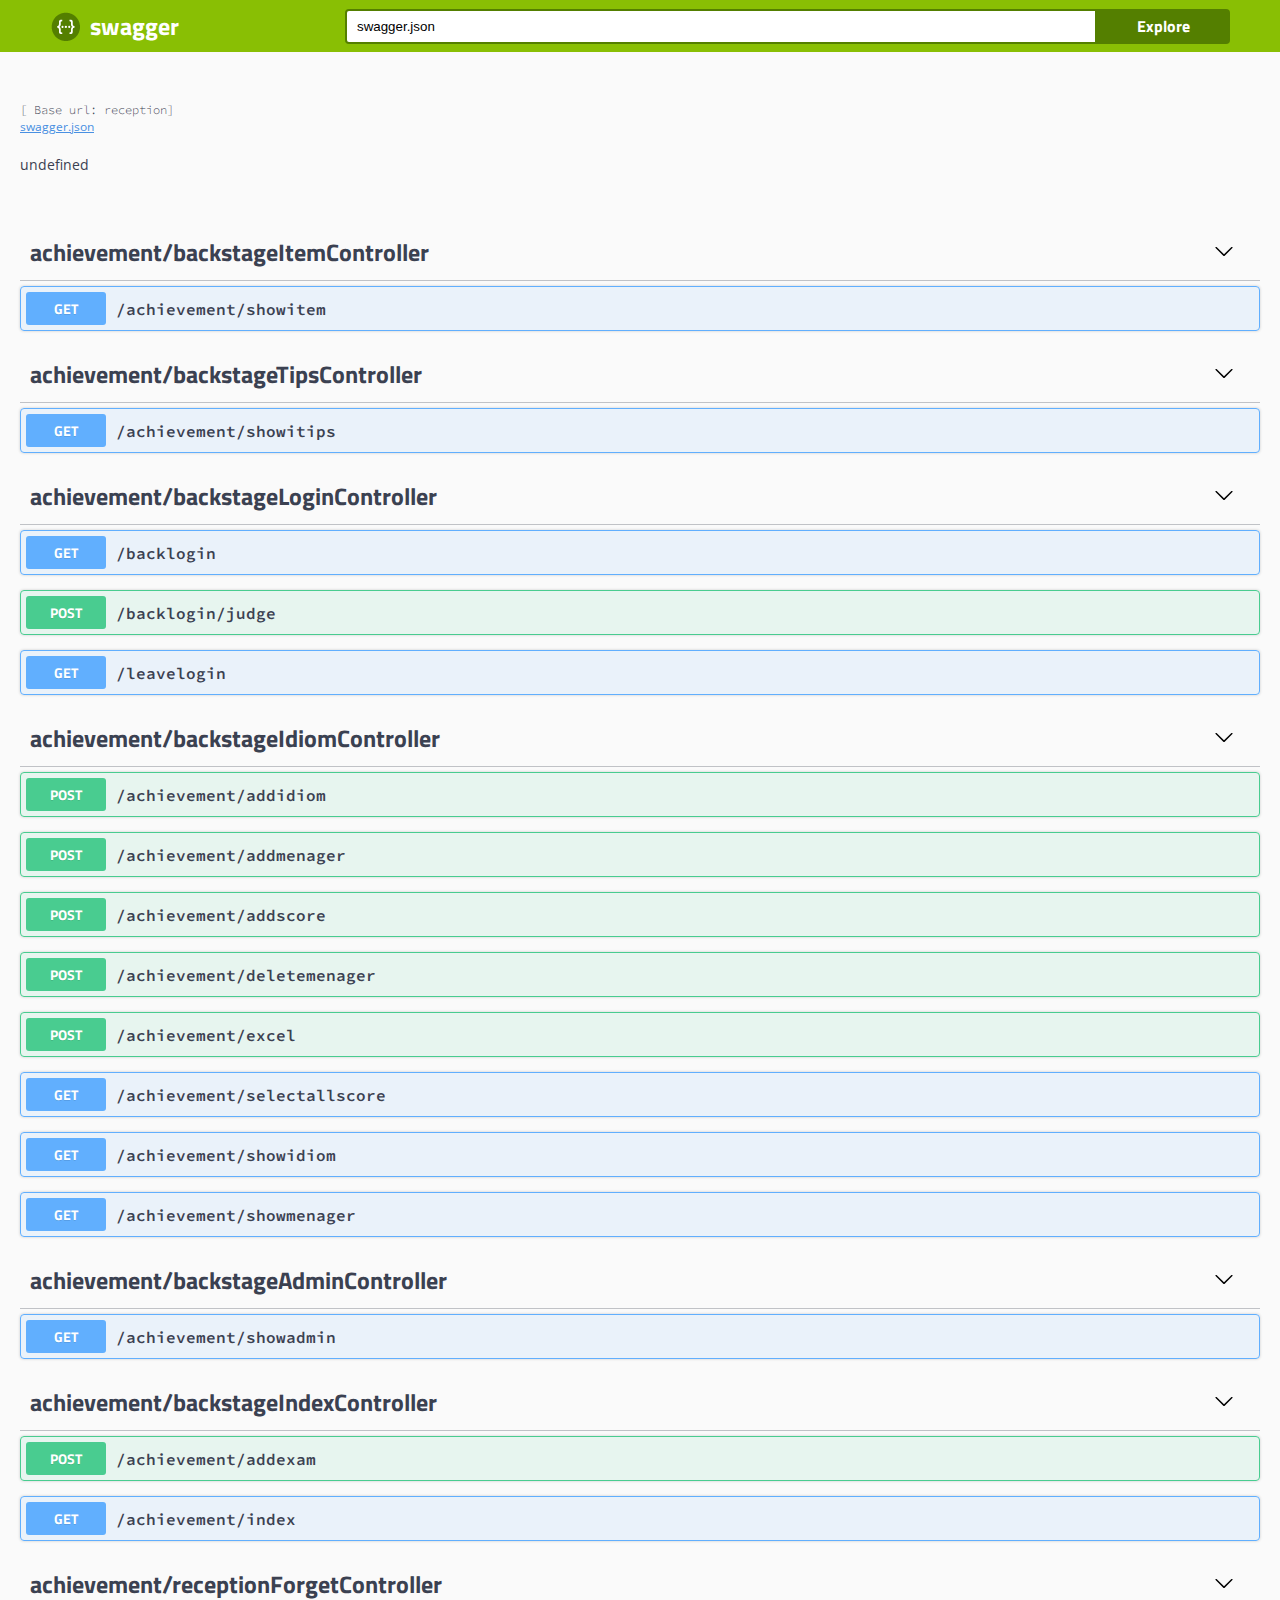
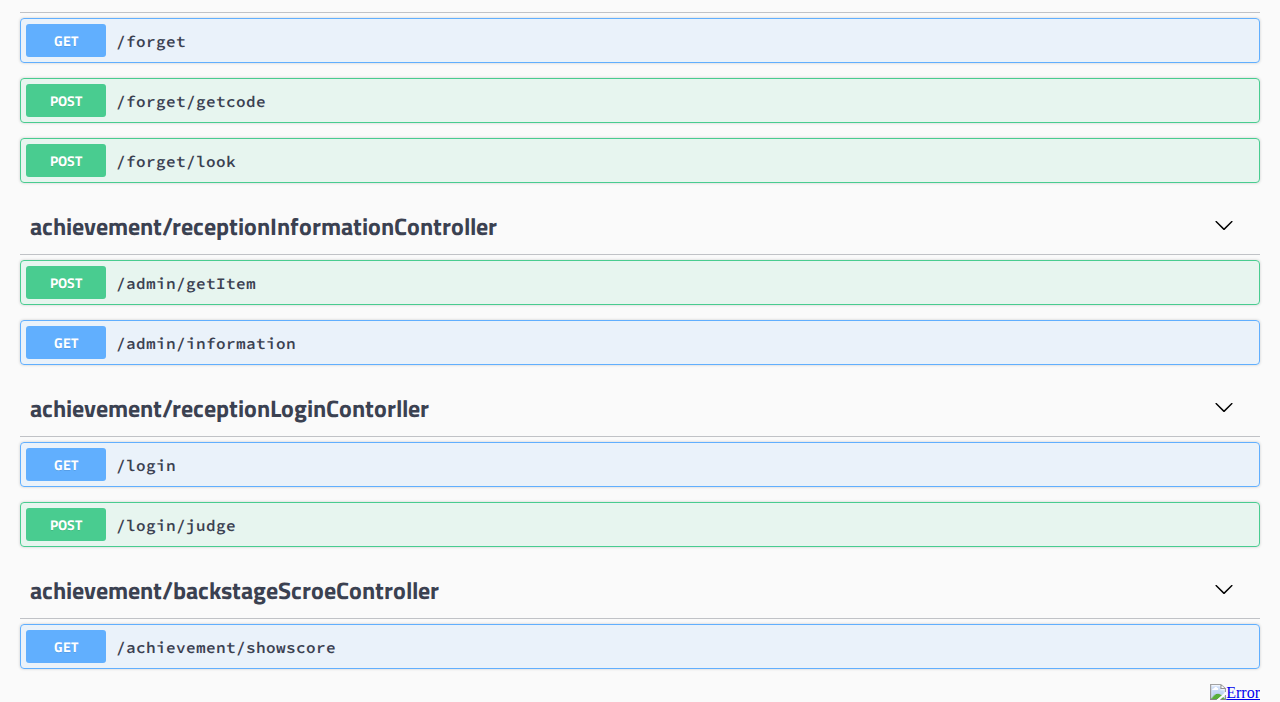
<file: swagger/index.html>
<!-- HTML for static distribution bundle build -->
<!DOCTYPE html>
<html lang="en">
<head>
  <meta charset="UTF-8">
  <title>Swagger UI</title>
  <link href="https://fonts.googleapis.com/css?family=Open+Sans:400,700|Source+Code+Pro:300,600|Titillium+Web:400,600,700" rel="stylesheet">
  <link rel="stylesheet" type="text/css" href="./swagger-ui.css" >
  <link rel="icon" type="image/png" href="./favicon-32x32.png" sizes="32x32" />
  <link rel="icon" type="image/png" href="./favicon-16x16.png" sizes="16x16" />
  <style>
    html
    {
        box-sizing: border-box;
        overflow: -moz-scrollbars-vertical;
        overflow-y: scroll;
    }
    *,
    *:before,
    *:after
    {
        box-sizing: inherit;
    }

    body {
      margin:0;
      background: #fafafa;
    }
  </style>
</head>

<body>

<svg xmlns="http://www.w3.org/2000/svg" xmlns:xlink="http://www.w3.org/1999/xlink" style="position:absolute;width:0;height:0">
  <defs>
    <symbol viewBox="0 0 20 20" id="unlocked">
          <path d="M15.8 8H14V5.6C14 2.703 12.665 1 10 1 7.334 1 6 2.703 6 5.6V6h2v-.801C8 3.754 8.797 3 10 3c1.203 0 2 .754 2 2.199V8H4c-.553 0-1 .646-1 1.199V17c0 .549.428 1.139.951 1.307l1.197.387C5.672 18.861 6.55 19 7.1 19h5.8c.549 0 1.428-.139 1.951-.307l1.196-.387c.524-.167.953-.757.953-1.306V9.199C17 8.646 16.352 8 15.8 8z"></path>
    </symbol>

    <symbol viewBox="0 0 20 20" id="locked">
      <path d="M15.8 8H14V5.6C14 2.703 12.665 1 10 1 7.334 1 6 2.703 6 5.6V8H4c-.553 0-1 .646-1 1.199V17c0 .549.428 1.139.951 1.307l1.197.387C5.672 18.861 6.55 19 7.1 19h5.8c.549 0 1.428-.139 1.951-.307l1.196-.387c.524-.167.953-.757.953-1.306V9.199C17 8.646 16.352 8 15.8 8zM12 8H8V5.199C8 3.754 8.797 3 10 3c1.203 0 2 .754 2 2.199V8z"/>
    </symbol>

    <symbol viewBox="0 0 20 20" id="close">
      <path d="M14.348 14.849c-.469.469-1.229.469-1.697 0L10 11.819l-2.651 3.029c-.469.469-1.229.469-1.697 0-.469-.469-.469-1.229 0-1.697l2.758-3.15-2.759-3.152c-.469-.469-.469-1.228 0-1.697.469-.469 1.228-.469 1.697 0L10 8.183l2.651-3.031c.469-.469 1.228-.469 1.697 0 .469.469.469 1.229 0 1.697l-2.758 3.152 2.758 3.15c.469.469.469 1.229 0 1.698z"/>
    </symbol>

    <symbol viewBox="0 0 20 20" id="large-arrow">
      <path d="M13.25 10L6.109 2.58c-.268-.27-.268-.707 0-.979.268-.27.701-.27.969 0l7.83 7.908c.268.271.268.709 0 .979l-7.83 7.908c-.268.271-.701.27-.969 0-.268-.269-.268-.707 0-.979L13.25 10z"/>
    </symbol>

    <symbol viewBox="0 0 20 20" id="large-arrow-down">
      <path d="M17.418 6.109c.272-.268.709-.268.979 0s.271.701 0 .969l-7.908 7.83c-.27.268-.707.268-.979 0l-7.908-7.83c-.27-.268-.27-.701 0-.969.271-.268.709-.268.979 0L10 13.25l7.418-7.141z"/>
    </symbol>


    <symbol viewBox="0 0 24 24" id="jump-to">
      <path d="M19 7v4H5.83l3.58-3.59L8 6l-6 6 6 6 1.41-1.41L5.83 13H21V7z"/>
    </symbol>

    <symbol viewBox="0 0 24 24" id="expand">
      <path d="M10 18h4v-2h-4v2zM3 6v2h18V6H3zm3 7h12v-2H6v2z"/>
    </symbol>

  </defs>
</svg>

<div id="swagger-ui"></div>

<script src="./swagger-ui-bundle.js"> </script>
<script src="./swagger-ui-standalone-preset.js"> </script>
<script>
window.onload = function() {
  // Build a system
  const ui = SwaggerUIBundle({
    url: "swagger.json",
    dom_id: '#swagger-ui',
    presets: [
      SwaggerUIBundle.presets.apis,
      SwaggerUIStandalonePreset
    ],
    plugins: [
      SwaggerUIBundle.plugins.DownloadUrl
    ],
    layout: "StandaloneLayout"
  })

  window.ui = ui
}
</script>
</body>

</html>
</file>
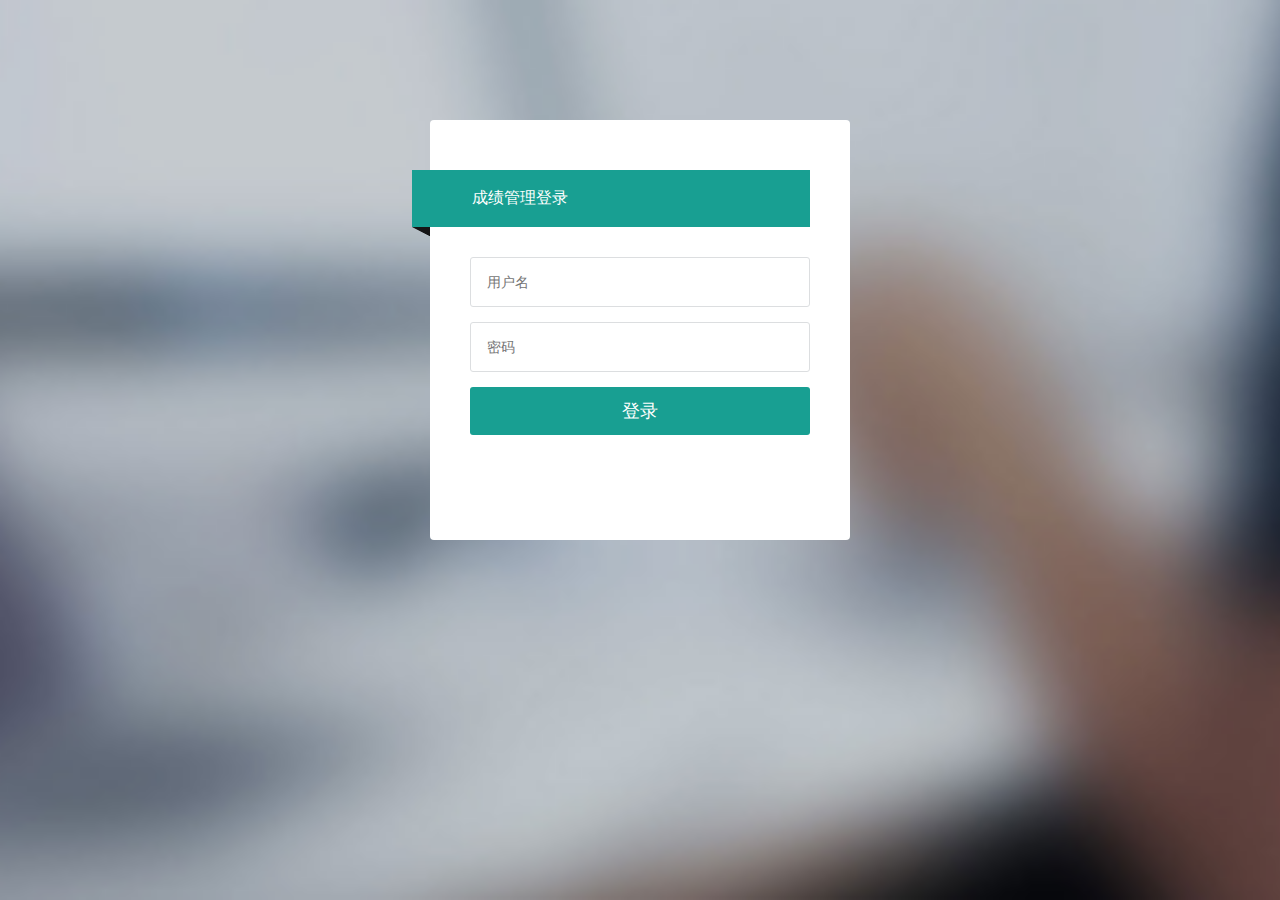
<file: views/backstage/login.html>
<!doctype html>
<html lang="en">
<head>
    <meta charset="UTF-8">
    <title>成绩管理系统</title>
    <meta name="renderer" content="webkit|ie-comp|ie-stand">
    <meta http-equiv="X-UA-Compatible" content="IE=edge,chrome=1">
    <meta name="viewport"
          content="width=device-width, initial-scale=1.0, minimum-scale=1.0, maximum-scale=1.0, user-scalable=0">
    <meta http-equiv="Cache-Control" content="no-siteapp"/>
    <link rel="shortcut icon" href="/static/img/favicon.ico" type="image/x-icon"/>
    <link rel="stylesheet" href="/static/css/font.css">
    <link rel="stylesheet" href="/static/css/weadmin.css">
</head>
<body class="login-bg">

<div class="login">
    <div class="message">成绩管理登录</div>
    <div id="darkbannerwrap"></div>

    <div class="layui-form">
        <input id="school" name="username" placeholder="用户名" type="text" required lay-verify="required|school" class="layui-input">
        <hr class="hr15">
        <input id="password" name="password" required lay-verify="required|password" placeholder="密码" type="password"
               class="layui-input">
        <hr class="hr15">
        <input class="loginin" value="登录" lay-submit lay-filter="login" style="width:100%;" type="submit">
        <hr class="hr20">
    </div>
</div>
<script type="text/javascript" src="/static/layui/layui.js"></script>
<script type="text/javascript" src="/static/js/particles.min.js"></script>
<script type="text/javascript">
    layui.extend({
        admin: '/static/js/admin'
    });
    layui.use(['form','jquery','admin'], function () {
        let form = layui.form,
            $ = layui.jquery,
                admin = layui.admin;

        form.verify({
            school: function (value) {
                if (value.length != 11 || isNaN(value)) {
                    return '请输入正确的学号';
                }
            },
            password: function (value) {
                if (!/^[a-zA-Z0-9_-]{4,16}$/.test(value)) {
                    return '字母或者数字开头，区分大小写，最短4位最长16位';
                }
            }
        });

        form.on('submit(login)', function (data) {
            $.ajax({
                type: "POST",
                url: '/back/backlogin/judge',
                data: {
                    school: $('#school').val(),
                    password: $('#password').val(),
                },
                success: function (res) {
                    console.log(res)
                    switch (res.name) {
                        case 0:
                            layer.msg(res.message);
                            break;
                        case -1:
                            layer.msg(res.message);
                            break;
                        case 1:
                            window.location.href="/back/achievement/index";
                    }
                },
                error: function (data) {
                    console.log(data)
                }
            });
        });
    });
</script>
</body>
</html>
</file>
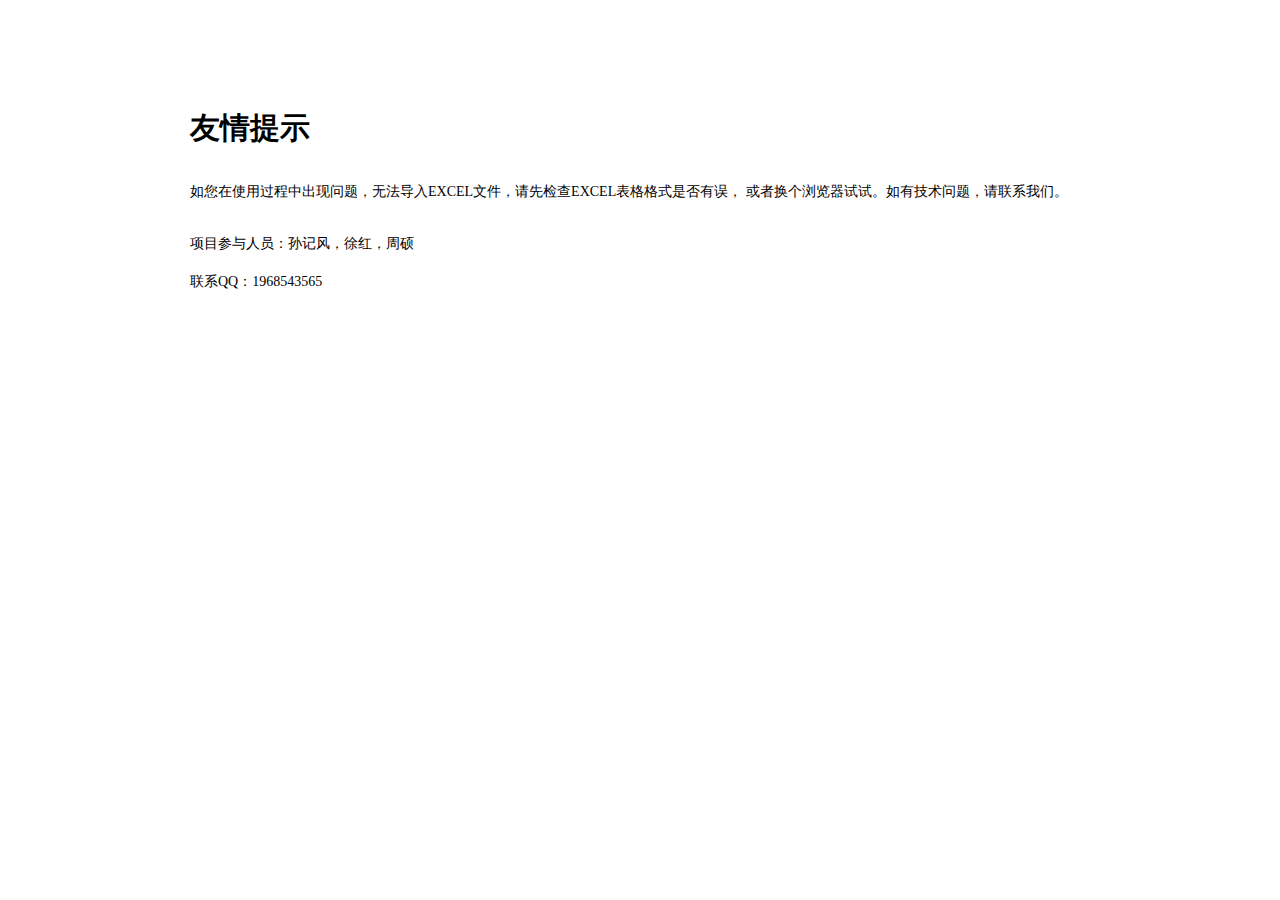
<file: views/backstage/welcome.html>
<!DOCTYPE html>
<html lang="en">
<head>
    <meta charset="UTF-8">
    <title>消息提示</title>
    <link rel="stylesheet" href="/static/css/information.css">
</head>
<body>
    <div class="informationbox">
        <div class="information">
            <h6>友情提示</h6>
            <p>如您在使用过程中出现问题，无法导入EXCEL文件，请先检查EXCEL表格格式是否有误，
                或者换个浏览器试试。如有技术问题，请联系我们。</p>
            <span>项目参与人员：孙记风，徐红，周硕</span>
            <span>联系QQ：1968543565</span>
        </div>
    </div>
</body>
</html>
</file>
<file: swagger/swagger-ui.css>
@charset "UTF-8";.swagger-ui html{box-sizing:border-box}.swagger-ui *,.swagger-ui :after,.swagger-ui :before{box-sizing:inherit}.swagger-ui body{margin:0;background:#fafafa}.swagger-ui .wrapper{width:100%;max-width:1460px;margin:0 auto;padding:0 20px}.swagger-ui .opblock-tag-section{display:-webkit-box;display:-ms-flexbox;display:flex;-webkit-box-orient:vertical;-webkit-box-direction:normal;-ms-flex-direction:column;flex-direction:column}.swagger-ui .opblock-tag{display:-webkit-box;display:-ms-flexbox;display:flex;padding:10px 20px 10px 10px;cursor:pointer;transition:all .2s;border-bottom:1px solid rgba(59,65,81,.3);-webkit-box-align:center;-ms-flex-align:center;align-items:center}.swagger-ui .opblock-tag:hover{background:rgba(0,0,0,.02)}.swagger-ui .opblock-tag{font-size:24px;margin:0 0 5px;font-family:Titillium Web,sans-serif;color:#3b4151}.swagger-ui .opblock-tag.no-desc span{-webkit-box-flex:1;-ms-flex:1;flex:1}.swagger-ui .opblock-tag svg{transition:all .4s}.swagger-ui .opblock-tag small{font-size:14px;font-weight:400;padding:0 10px;-webkit-box-flex:1;-ms-flex:1;flex:1;font-family:Open Sans,sans-serif;color:#3b4151}.swagger-ui .parаmeter__type{font-size:12px;padding:5px 0;font-family:Source Code Pro,monospace;font-weight:600;color:#3b4151}.swagger-ui .view-line-link{position:relative;top:3px;width:20px;margin:0 5px;cursor:pointer;transition:all .5s}.swagger-ui .opblock{margin:0 0 15px;border:1px solid #000;border-radius:4px;box-shadow:0 0 3px rgba(0,0,0,.19)}.swagger-ui .opblock.is-open .opblock-summary{border-bottom:1px solid #000}.swagger-ui .opblock .opblock-section-header{padding:8px 20px;background:hsla(0,0%,100%,.8);box-shadow:0 1px 2px rgba(0,0,0,.1)}.swagger-ui .opblock .opblock-section-header,.swagger-ui .opblock .opblock-section-header label{display:-webkit-box;display:-ms-flexbox;display:flex;-webkit-box-align:center;-ms-flex-align:center;align-items:center}.swagger-ui .opblock .opblock-section-header label{font-size:12px;font-weight:700;margin:0;font-family:Titillium Web,sans-serif;color:#3b4151}.swagger-ui .opblock .opblock-section-header label span{padding:0 10px 0 0}.swagger-ui .opblock .opblock-section-header h4{font-size:14px;margin:0;-webkit-box-flex:1;-ms-flex:1;flex:1;font-family:Titillium Web,sans-serif;color:#3b4151}.swagger-ui .opblock .opblock-summary-method{font-size:14px;font-weight:700;min-width:80px;padding:6px 15px;text-align:center;border-radius:3px;background:#000;text-shadow:0 1px 0 rgba(0,0,0,.1);font-family:Titillium Web,sans-serif;color:#fff}.swagger-ui .opblock .opblock-summary-path,.swagger-ui .opblock .opblock-summary-path__deprecated{font-size:16px;display:-webkit-box;display:-ms-flexbox;display:flex;padding:0 10px;font-family:Source Code Pro,monospace;font-weight:600;color:#3b4151;-webkit-box-align:center;-ms-flex-align:center;align-items:center}.swagger-ui .opblock .opblock-summary-path .view-line-link,.swagger-ui .opblock .opblock-summary-path__deprecated .view-line-link{position:relative;top:2px;width:0;margin:0;cursor:pointer;transition:all .5s}.swagger-ui .opblock .opblock-summary-path:hover .view-line-link,.swagger-ui .opblock .opblock-summary-path__deprecated:hover .view-line-link{width:18px;margin:0 5px}.swagger-ui .opblock .opblock-summary-path__deprecated{text-decoration:line-through}.swagger-ui .opblock .opblock-summary-description{font-size:13px;-webkit-box-flex:1;-ms-flex:1;flex:1;font-family:Open Sans,sans-serif;color:#3b4151}.swagger-ui .opblock .opblock-summary{display:-webkit-box;display:-ms-flexbox;display:flex;padding:5px;cursor:pointer;-webkit-box-align:center;-ms-flex-align:center;align-items:center}.swagger-ui .opblock.opblock-post{border-color:#49cc90;background:rgba(73,204,144,.1)}.swagger-ui .opblock.opblock-post .opblock-summary-method{background:#49cc90}.swagger-ui .opblock.opblock-post .opblock-summary{border-color:#49cc90}.swagger-ui .opblock.opblock-put{border-color:#fca130;background:rgba(252,161,48,.1)}.swagger-ui .opblock.opblock-put .opblock-summary-method{background:#fca130}.swagger-ui .opblock.opblock-put .opblock-summary{border-color:#fca130}.swagger-ui .opblock.opblock-delete{border-color:#f93e3e;background:rgba(249,62,62,.1)}.swagger-ui .opblock.opblock-delete .opblock-summary-method{background:#f93e3e}.swagger-ui .opblock.opblock-delete .opblock-summary{border-color:#f93e3e}.swagger-ui .opblock.opblock-get{border-color:#61affe;background:rgba(97,175,254,.1)}.swagger-ui .opblock.opblock-get .opblock-summary-method{background:#61affe}.swagger-ui .opblock.opblock-get .opblock-summary{border-color:#61affe}.swagger-ui .opblock.opblock-patch{border-color:#50e3c2;background:rgba(80,227,194,.1)}.swagger-ui .opblock.opblock-patch .opblock-summary-method{background:#50e3c2}.swagger-ui .opblock.opblock-patch .opblock-summary{border-color:#50e3c2}.swagger-ui .opblock.opblock-head{border-color:#9012fe;background:rgba(144,18,254,.1)}.swagger-ui .opblock.opblock-head .opblock-summary-method{background:#9012fe}.swagger-ui .opblock.opblock-head .opblock-summary{border-color:#9012fe}.swagger-ui .opblock.opblock-options{border-color:#0d5aa7;background:rgba(13,90,167,.1)}.swagger-ui .opblock.opblock-options .opblock-summary-method{background:#0d5aa7}.swagger-ui .opblock.opblock-options .opblock-summary{border-color:#0d5aa7}.swagger-ui .opblock.opblock-deprecated{opacity:.6;border-color:#ebebeb;background:hsla(0,0%,92%,.1)}.swagger-ui .opblock.opblock-deprecated .opblock-summary-method{background:#ebebeb}.swagger-ui .opblock.opblock-deprecated .opblock-summary{border-color:#ebebeb}.swagger-ui .opblock .opblock-schemes{padding:8px 20px}.swagger-ui .opblock .opblock-schemes .schemes-title{padding:0 10px 0 0}.swagger-ui .tab{display:-webkit-box;display:-ms-flexbox;display:flex;margin:20px 0 10px;padding:0;list-style:none}.swagger-ui .tab li{font-size:12px;min-width:100px;min-width:90px;padding:0;cursor:pointer;font-family:Titillium Web,sans-serif;color:#3b4151}.swagger-ui .tab li:first-of-type{position:relative;padding-left:0}.swagger-ui .tab li:first-of-type:after{position:absolute;top:0;right:6px;width:1px;height:100%;content:"";background:rgba(0,0,0,.2)}.swagger-ui .tab li.active{font-weight:700}.swagger-ui .opblock-description-wrapper,.swagger-ui .opblock-title_normal{padding:15px 20px}.swagger-ui .opblock-description-wrapper,.swagger-ui .opblock-description-wrapper h4,.swagger-ui .opblock-title_normal,.swagger-ui .opblock-title_normal h4{font-size:12px;margin:0 0 5px;font-family:Open Sans,sans-serif;color:#3b4151}.swagger-ui .opblock-description-wrapper p,.swagger-ui .opblock-title_normal p{font-size:14px;margin:0;font-family:Open Sans,sans-serif;color:#3b4151}.swagger-ui .execute-wrapper{padding:20px;text-align:right}.swagger-ui .execute-wrapper .btn{width:100%;padding:8px 40px}.swagger-ui .body-param-options{display:-webkit-box;display:-ms-flexbox;display:flex;-webkit-box-orient:vertical;-webkit-box-direction:normal;-ms-flex-direction:column;flex-direction:column}.swagger-ui .body-param-options .body-param-edit{padding:10px 0}.swagger-ui .body-param-options label{padding:8px 0}.swagger-ui .body-param-options label select{margin:3px 0 0}.swagger-ui .responses-inner{padding:20px}.swagger-ui .responses-inner h4,.swagger-ui .responses-inner h5{font-size:12px;margin:10px 0 5px;font-family:Open Sans,sans-serif;color:#3b4151}.swagger-ui .response-col_status{font-size:14px;font-family:Open Sans,sans-serif;color:#3b4151}.swagger-ui .response-col_status .response-undocumented{font-size:11px;font-family:Source Code Pro,monospace;font-weight:600;color:#999}.swagger-ui .response-col_description__inner span{font-size:12px;font-style:italic;display:block;margin:10px 0;padding:10px;border-radius:4px;background:#41444e;font-family:Source Code Pro,monospace;font-weight:600;color:#fff}.swagger-ui .response-col_description__inner span p{margin:0}.swagger-ui .opblock-body pre{font-size:12px;margin:0;padding:10px;word-wrap:break-word;word-break:break-all;word-break:break-word;-webkit-hyphens:auto;-ms-hyphens:auto;hyphens:auto;white-space:pre-wrap;border-radius:4px;background:#41444e;overflow-wrap:break-word;font-family:Source Code Pro,monospace;font-weight:600;color:#fff}.swagger-ui .opblock-body pre span{color:#fff!important}.swagger-ui .opblock-body pre .headerline{display:block}.swagger-ui .scheme-container{margin:0 0 20px;padding:30px 0;background:#fff;box-shadow:0 1px 2px 0 rgba(0,0,0,.15)}.swagger-ui .scheme-container .schemes{display:-webkit-box;display:-ms-flexbox;display:flex;-webkit-box-align:center;-ms-flex-align:center;align-items:center}.swagger-ui .scheme-container .schemes>label{font-size:12px;font-weight:700;display:-webkit-box;display:-ms-flexbox;display:flex;-webkit-box-orient:vertical;-webkit-box-direction:normal;-ms-flex-direction:column;flex-direction:column;margin:-20px 15px 0 0;font-family:Titillium Web,sans-serif;color:#3b4151}.swagger-ui .scheme-container .schemes>label select{min-width:130px;text-transform:uppercase}.swagger-ui .loading-container{padding:40px 0 60px}.swagger-ui .loading-container .loading{position:relative}.swagger-ui .loading-container .loading:after{font-size:10px;font-weight:700;position:absolute;top:50%;left:50%;content:"loading";-webkit-transform:translate(-50%,-50%);transform:translate(-50%,-50%);text-transform:uppercase;font-family:Titillium Web,sans-serif;color:#3b4151}.swagger-ui .loading-container .loading:before{position:absolute;top:50%;left:50%;display:block;width:60px;height:60px;margin:-30px;content:"";-webkit-animation:rotation 1s infinite linear,opacity .5s;animation:rotation 1s infinite linear,opacity .5s;opacity:1;border:2px solid rgba(85,85,85,.1);border-top-color:rgba(0,0,0,.6);border-radius:100%;-webkit-backface-visibility:hidden;backface-visibility:hidden}@-webkit-keyframes rotation{to{-webkit-transform:rotate(1turn);transform:rotate(1turn)}}@keyframes rotation{to{-webkit-transform:rotate(1turn);transform:rotate(1turn)}}@-webkit-keyframes blinker{50%{opacity:0}}@keyframes blinker{50%{opacity:0}}.swagger-ui .btn{font-size:14px;font-weight:700;padding:5px 23px;transition:all .3s;border:2px solid #888;border-radius:4px;background:transparent;box-shadow:0 1px 2px rgba(0,0,0,.1);font-family:Titillium Web,sans-serif;color:#3b4151}.swagger-ui .btn[disabled]{cursor:not-allowed;opacity:.3}.swagger-ui .btn:hover{box-shadow:0 0 5px rgba(0,0,0,.3)}.swagger-ui .btn.cancel{border-color:#ff6060;font-family:Titillium Web,sans-serif;color:#ff6060}.swagger-ui .btn.authorize{line-height:1;display:inline;color:#49cc90;border-color:#49cc90}.swagger-ui .btn.authorize span{float:left;padding:4px 20px 0 0}.swagger-ui .btn.authorize svg{fill:#49cc90}.swagger-ui .btn.execute{-webkit-animation:pulse 2s infinite;animation:pulse 2s infinite;color:#fff;border-color:#4990e2}@-webkit-keyframes pulse{0%{color:#fff;background:#4990e2;box-shadow:0 0 0 0 rgba(73,144,226,.8)}70%{box-shadow:0 0 0 5px rgba(73,144,226,0)}to{color:#fff;background:#4990e2;box-shadow:0 0 0 0 rgba(73,144,226,0)}}@keyframes pulse{0%{color:#fff;background:#4990e2;box-shadow:0 0 0 0 rgba(73,144,226,.8)}70%{box-shadow:0 0 0 5px rgba(73,144,226,0)}to{color:#fff;background:#4990e2;box-shadow:0 0 0 0 rgba(73,144,226,0)}}.swagger-ui .btn-group{display:-webkit-box;display:-ms-flexbox;display:flex;padding:30px}.swagger-ui .btn-group .btn{-webkit-box-flex:1;-ms-flex:1;flex:1}.swagger-ui .btn-group .btn:first-child{border-radius:4px 0 0 4px}.swagger-ui .btn-group .btn:last-child{border-radius:0 4px 4px 0}.swagger-ui .authorization__btn{padding:0 10px;border:none;background:none}.swagger-ui .authorization__btn.locked{opacity:1}.swagger-ui .authorization__btn.unlocked{opacity:.4}.swagger-ui .expand-methods,.swagger-ui .expand-operation{border:none;background:none}.swagger-ui .expand-methods svg,.swagger-ui .expand-operation svg{width:20px;height:20px}.swagger-ui .expand-methods{padding:0 10px}.swagger-ui .expand-methods:hover svg{fill:#444}.swagger-ui .expand-methods svg{transition:all .3s;fill:#777}.swagger-ui button{cursor:pointer;outline:none}.swagger-ui select{font-size:14px;font-weight:700;padding:5px 40px 5px 10px;border:2px solid #41444e;border-radius:4px;background:#f7f7f7 url([data-uri]) right 10px center no-repeat;background-size:20px;box-shadow:0 1px 2px 0 rgba(0,0,0,.25);font-family:Titillium Web,sans-serif;color:#3b4151;-webkit-appearance:none;-moz-appearance:none;appearance:none}.swagger-ui select[multiple]{margin:5px 0;padding:5px;background:#f7f7f7}.swagger-ui .opblock-body select{min-width:230px}.swagger-ui label{font-size:12px;font-weight:700;margin:0 0 5px;font-family:Titillium Web,sans-serif;color:#3b4151}.swagger-ui input[type=email],.swagger-ui input[type=password],.swagger-ui input[type=search],.swagger-ui input[type=text]{min-width:100px;margin:5px 0;padding:8px 10px;border:1px solid #d9d9d9;border-radius:4px;background:#fff}.swagger-ui input[type=email].invalid,.swagger-ui input[type=password].invalid,.swagger-ui input[type=search].invalid,.swagger-ui input[type=text].invalid{-webkit-animation:shake .4s 1;animation:shake .4s 1;border-color:#f93e3e;background:#feebeb}@-webkit-keyframes shake{10%,90%{-webkit-transform:translate3d(-1px,0,0);transform:translate3d(-1px,0,0)}20%,80%{-webkit-transform:translate3d(2px,0,0);transform:translate3d(2px,0,0)}30%,50%,70%{-webkit-transform:translate3d(-4px,0,0);transform:translate3d(-4px,0,0)}40%,60%{-webkit-transform:translate3d(4px,0,0);transform:translate3d(4px,0,0)}}@keyframes shake{10%,90%{-webkit-transform:translate3d(-1px,0,0);transform:translate3d(-1px,0,0)}20%,80%{-webkit-transform:translate3d(2px,0,0);transform:translate3d(2px,0,0)}30%,50%,70%{-webkit-transform:translate3d(-4px,0,0);transform:translate3d(-4px,0,0)}40%,60%{-webkit-transform:translate3d(4px,0,0);transform:translate3d(4px,0,0)}}.swagger-ui textarea{font-size:12px;width:100%;min-height:280px;padding:10px;border:none;border-radius:4px;outline:none;background:hsla(0,0%,100%,.8);font-family:Source Code Pro,monospace;font-weight:600;color:#3b4151}.swagger-ui textarea:focus{border:2px solid #61affe}.swagger-ui textarea.curl{font-size:12px;min-height:100px;margin:0;padding:10px;resize:none;border-radius:4px;background:#41444e;font-family:Source Code Pro,monospace;font-weight:600;color:#fff}.swagger-ui .checkbox{padding:5px 0 10px;transition:opacity .5s;color:#333}.swagger-ui .checkbox label{display:-webkit-box;display:-ms-flexbox;display:flex}.swagger-ui .checkbox p{font-weight:400!important;font-style:italic;margin:0!important;font-family:Source Code Pro,monospace;font-weight:600;color:#3b4151}.swagger-ui .checkbox input[type=checkbox]{display:none}.swagger-ui .checkbox input[type=checkbox]+label>.item{position:relative;top:3px;display:inline-block;width:16px;height:16px;margin:0 8px 0 0;padding:5px;cursor:pointer;border-radius:1px;background:#e8e8e8;box-shadow:0 0 0 2px #e8e8e8;-webkit-box-flex:0;-ms-flex:none;flex:none}.swagger-ui .checkbox input[type=checkbox]+label>.item:active{-webkit-transform:scale(.9);transform:scale(.9)}.swagger-ui .checkbox input[type=checkbox]:checked+label>.item{background:#e8e8e8 url("data:image/svg+xml;charset=utf-8,%3Csvg width='10' height='8' viewBox='3 7 10 8' xmlns='http://www.w3.org/2000/svg'%3E%3Cpath fill='%2341474E' fill-rule='evenodd' d='M6.333 15L3 11.667l1.333-1.334 2 2L11.667 7 13 8.333z'/%3E%3C/svg%3E") 50% no-repeat}.swagger-ui .dialog-ux{position:fixed;z-index:9999;top:0;right:0;bottom:0;left:0}.swagger-ui .dialog-ux .backdrop-ux{position:fixed;top:0;right:0;bottom:0;left:0;background:rgba(0,0,0,.8)}.swagger-ui .dialog-ux .modal-ux{position:absolute;z-index:9999;top:50%;left:50%;width:100%;min-width:300px;max-width:650px;-webkit-transform:translate(-50%,-50%);transform:translate(-50%,-50%);border:1px solid #ebebeb;border-radius:4px;background:#fff;box-shadow:0 10px 30px 0 rgba(0,0,0,.2)}.swagger-ui .dialog-ux .modal-ux-content{overflow-y:auto;max-height:540px;padding:20px}.swagger-ui .dialog-ux .modal-ux-content p{font-size:12px;margin:0 0 5px;color:#41444e;font-family:Open Sans,sans-serif;color:#3b4151}.swagger-ui .dialog-ux .modal-ux-content h4{font-size:18px;font-weight:600;margin:15px 0 0;font-family:Titillium Web,sans-serif;color:#3b4151}.swagger-ui .dialog-ux .modal-ux-header{display:-webkit-box;display:-ms-flexbox;display:flex;padding:12px 0;border-bottom:1px solid #ebebeb;-webkit-box-align:center;-ms-flex-align:center;align-items:center}.swagger-ui .dialog-ux .modal-ux-header .close-modal{padding:0 10px;border:none;background:none;-webkit-appearance:none;-moz-appearance:none;appearance:none}.swagger-ui .dialog-ux .modal-ux-header h3{font-size:20px;font-weight:600;margin:0;padding:0 20px;-webkit-box-flex:1;-ms-flex:1;flex:1;font-family:Titillium Web,sans-serif;color:#3b4151}.swagger-ui .model{font-size:12px;font-weight:300;font-family:Source Code Pro,monospace;font-weight:600;color:#3b4151}.swagger-ui .model-toggle{font-size:10px;position:relative;top:6px;display:inline-block;margin:auto .3em;cursor:pointer;transition:-webkit-transform .15s ease-in;transition:transform .15s ease-in;transition:transform .15s ease-in,-webkit-transform .15s ease-in;-webkit-transform:rotate(90deg);transform:rotate(90deg);-webkit-transform-origin:50% 50%;transform-origin:50% 50%}.swagger-ui .model-toggle.collapsed{-webkit-transform:rotate(0deg);transform:rotate(0deg)}.swagger-ui .model-toggle:after{display:block;width:20px;height:20px;content:"";background:url("data:image/svg+xml;charset=utf-8,%3Csvg xmlns='http://www.w3.org/2000/svg' width='24' height='24' viewBox='0 0 24 24'%3E%3Cpath d='M10 6L8.59 7.41 13.17 12l-4.58 4.59L10 18l6-6z'/%3E%3C/svg%3E") 50% no-repeat;background-size:100%}.swagger-ui .model-jump-to-path{position:relative;cursor:pointer}.swagger-ui .model-jump-to-path .view-line-link{position:absolute;top:-.4em;cursor:pointer}.swagger-ui .model-title{position:relative}.swagger-ui .model-title:hover .model-hint{visibility:visible}.swagger-ui .model-hint{position:absolute;top:-1.8em;visibility:hidden;padding:.1em .5em;white-space:nowrap;color:#ebebeb;border-radius:4px;background:rgba(0,0,0,.7)}.swagger-ui section.models{margin:30px 0;border:1px solid rgba(59,65,81,.3);border-radius:4px}.swagger-ui section.models.is-open{padding:0 0 20px}.swagger-ui section.models.is-open h4{margin:0 0 5px;border-bottom:1px solid rgba(59,65,81,.3)}.swagger-ui section.models.is-open h4 svg{-webkit-transform:rotate(90deg);transform:rotate(90deg)}.swagger-ui section.models h4{font-size:16px;display:-webkit-box;display:-ms-flexbox;display:flex;margin:0;padding:10px 20px 10px 10px;cursor:pointer;transition:all .2s;font-family:Titillium Web,sans-serif;color:#777;-webkit-box-align:center;-ms-flex-align:center;align-items:center}.swagger-ui section.models h4 svg{transition:all .4s}.swagger-ui section.models h4 span{-webkit-box-flex:1;-ms-flex:1;flex:1}.swagger-ui section.models h4:hover{background:rgba(0,0,0,.02)}.swagger-ui section.models h5{font-size:16px;margin:0 0 10px;font-family:Titillium Web,sans-serif;color:#777}.swagger-ui section.models .model-jump-to-path{position:relative;top:5px}.swagger-ui section.models .model-container{margin:0 20px 15px;transition:all .5s;border-radius:4px;background:rgba(0,0,0,.05)}.swagger-ui section.models .model-container:hover{background:rgba(0,0,0,.07)}.swagger-ui section.models .model-container:first-of-type{margin:20px}.swagger-ui section.models .model-container:last-of-type{margin:0 20px}.swagger-ui section.models .model-box{background:none}.swagger-ui .model-box{padding:10px;border-radius:4px;background:rgba(0,0,0,.1)}.swagger-ui .model-box .model-jump-to-path{position:relative;top:4px}.swagger-ui .model-title{font-size:16px;font-family:Titillium Web,sans-serif;color:#555}.swagger-ui span>span.model,.swagger-ui span>span.model .brace-close{padding:0 0 0 10px}.swagger-ui .prop-type{color:#55a}.swagger-ui .prop-enum{display:block}.swagger-ui .prop-format{color:#999}.swagger-ui table{width:100%;padding:0 10px;border-collapse:collapse}.swagger-ui table.model tbody tr td{padding:0;vertical-align:top}.swagger-ui table.model tbody tr td:first-of-type{width:100px;padding:0}.swagger-ui table.headers td{font-size:12px;font-weight:300;vertical-align:middle;font-family:Source Code Pro,monospace;font-weight:600;color:#3b4151}.swagger-ui table tbody tr td{padding:10px 0 0;vertical-align:top}.swagger-ui table tbody tr td:first-of-type{width:20%;padding:10px 0}.swagger-ui table thead tr td,.swagger-ui table thead tr th{font-size:12px;font-weight:700;padding:12px 0;text-align:left;border-bottom:1px solid rgba(59,65,81,.2);font-family:Open Sans,sans-serif;color:#3b4151}.swagger-ui .parameters-col_description p{font-size:14px;margin:0;font-family:Open Sans,sans-serif;color:#3b4151}.swagger-ui .parameters-col_description input[type=text]{width:100%;max-width:340px}.swagger-ui .parameter__name{font-size:16px;font-weight:400;font-family:Titillium Web,sans-serif;color:#3b4151}.swagger-ui .parameter__name.required{font-weight:700}.swagger-ui .parameter__name.required:after{font-size:10px;position:relative;top:-6px;padding:5px;content:"required";color:rgba(255,0,0,.6)}.swagger-ui .parameter__in{font-size:12px;font-style:italic;font-family:Source Code Pro,monospace;font-weight:600;color:#888}.swagger-ui .table-container{padding:20px}.swagger-ui .topbar{padding:8px 30px;background-color:#89bf04}.swagger-ui .topbar .topbar-wrapper{-ms-flex-align:center}.swagger-ui .topbar .topbar-wrapper,.swagger-ui .topbar a{display:-webkit-box;display:-ms-flexbox;display:flex;-webkit-box-align:center;align-items:center}.swagger-ui .topbar a{font-size:1.5em;font-weight:700;max-width:300px;text-decoration:none;-webkit-box-flex:1;-ms-flex:1;flex:1;-ms-flex-align:center;font-family:Titillium Web,sans-serif;color:#fff}.swagger-ui .topbar a span{margin:0;padding:0 10px}.swagger-ui .topbar .download-url-wrapper{display:-webkit-box;display:-ms-flexbox;display:flex;-webkit-box-flex:3;-ms-flex:3;flex:3}.swagger-ui .topbar .download-url-wrapper input[type=text]{width:100%;min-width:350px;margin:0;border:2px solid #547f00;border-radius:4px 0 0 4px;outline:none}.swagger-ui .topbar .download-url-wrapper .download-url-button{font-size:16px;font-weight:700;padding:4px 40px;border:none;border-radius:0 4px 4px 0;background:#547f00;font-family:Titillium Web,sans-serif;color:#fff}.swagger-ui .info{margin:50px 0}.swagger-ui .info hgroup.main{margin:0 0 20px}.swagger-ui .info hgroup.main a{font-size:12px}.swagger-ui .info li,.swagger-ui .info p,.swagger-ui .info table{font-size:14px;font-family:Open Sans,sans-serif;color:#3b4151}.swagger-ui .info h1,.swagger-ui .info h2,.swagger-ui .info h3,.swagger-ui .info h4,.swagger-ui .info h5{font-family:Open Sans,sans-serif;color:#3b4151}.swagger-ui .info code{padding:3px 5px;border-radius:4px;background:rgba(0,0,0,.05);font-family:Source Code Pro,monospace;font-weight:600;color:#9012fe}.swagger-ui .info a{font-size:14px;transition:all .4s;font-family:Open Sans,sans-serif;color:#4990e2}.swagger-ui .info a:hover{color:#1f69c0}.swagger-ui .info>div{margin:0 0 5px}.swagger-ui .info .base-url{font-size:12px;font-weight:300!important;margin:0;font-family:Source Code Pro,monospace;font-weight:600;color:#3b4151}.swagger-ui .info .title{font-size:36px;margin:0;font-family:Open Sans,sans-serif;color:#3b4151}.swagger-ui .info .title small{font-size:10px;position:relative;top:-5px;display:inline-block;margin:0 0 0 5px;padding:2px 4px;vertical-align:super;border-radius:57px;background:#7d8492}.swagger-ui .info .title small pre{margin:0;font-family:Titillium Web,sans-serif;color:#fff}.swagger-ui .auth-btn-wrapper{display:-webkit-box;display:-ms-flexbox;display:flex;padding:10px 0;-webkit-box-pack:center;-ms-flex-pack:center;justify-content:center}.swagger-ui .auth-wrapper{display:-webkit-box;display:-ms-flexbox;display:flex;-webkit-box-flex:1;-ms-flex:1;flex:1;-webkit-box-pack:end;-ms-flex-pack:end;justify-content:flex-end}.swagger-ui .auth-wrapper .authorize{padding-right:20px}.swagger-ui .auth-container{margin:0 0 10px;padding:10px 20px;border-bottom:1px solid #ebebeb}.swagger-ui .auth-container:last-of-type{margin:0;padding:10px 20px;border:0}.swagger-ui .auth-container h4{margin:5px 0 15px!important}.swagger-ui .auth-container .wrapper{margin:0;padding:0}.swagger-ui .auth-container input[type=password],.swagger-ui .auth-container input[type=text]{min-width:230px}.swagger-ui .auth-container .errors{font-size:12px;padding:10px;border-radius:4px;font-family:Source Code Pro,monospace;font-weight:600;color:#3b4151}.swagger-ui .scopes h2{font-size:14px;font-family:Titillium Web,sans-serif;color:#3b4151}.swagger-ui .scope-def{padding:0 0 20px}.swagger-ui .errors-wrapper{margin:20px;padding:10px 20px;-webkit-animation:scaleUp .5s;animation:scaleUp .5s;border:2px solid #f93e3e;border-radius:4px;background:rgba(249,62,62,.1)}.swagger-ui .errors-wrapper .error-wrapper{margin:0 0 10px}.swagger-ui .errors-wrapper .errors h4{font-size:14px;margin:0;font-family:Source Code Pro,monospace;font-weight:600;color:#3b4151}.swagger-ui .errors-wrapper .errors small{color:#666}.swagger-ui .errors-wrapper hgroup{display:-webkit-box;display:-ms-flexbox;display:flex;-webkit-box-align:center;-ms-flex-align:center;align-items:center}.swagger-ui .errors-wrapper hgroup h4{font-size:20px;margin:0;-webkit-box-flex:1;-ms-flex:1;flex:1;font-family:Titillium Web,sans-serif;color:#3b4151}@-webkit-keyframes scaleUp{0%{-webkit-transform:scale(.8);transform:scale(.8);opacity:0}to{-webkit-transform:scale(1);transform:scale(1);opacity:1}}@keyframes scaleUp{0%{-webkit-transform:scale(.8);transform:scale(.8);opacity:0}to{-webkit-transform:scale(1);transform:scale(1);opacity:1}}.swagger-ui .Resizer.vertical.disabled{display:none}
/*# sourceMappingURL=swagger-ui.css.map*/
</file>
<file: static/css/font.css>
@font-face {
  font-family: 'iconfont';
  src: url('../fonts/iconfont.eot');
  src: url('../fonts/iconfont.eot?#iefix') format('embedded-opentype'),
  url('../fonts/iconfont.woff') format('woff'),
  url('../fonts/iconfont.ttf') format('truetype'),
  url('../fonts/iconfont.svg#iconfont') format('svg');
}
.iconfont{
  font-family:"iconfont" !important;
  font-size:16px;font-style:normal;
  -webkit-font-smoothing: antialiased;
  -webkit-text-stroke-width: 0.2px;
  -moz-osx-font-smoothing: grayscale;
}
</file>
<file: static/css/weadmin.css>
@charset "utf-8";
@import "../layui/css/layui.css";
* {
  margin: 0px;
  padding: 0px;
}
a {
  text-decoration: none;
}
html {
  width: 100%;
  height: 100%;
  overflow-x: hidden;
  overflow-y: auto;
}
body {
  width: 100%;
  min-height: 100%;
}
.fr {
  float: right;
}
.font16 {
  font-size: 16px;
}
.rightMenu {
  position: absolute;
  width: 120px;
  line-height: 24px;
  z-index: 999;
  background: #FFF;
  border: 1px solid #F2F2F2;
  border-bottom: none;
  border-radius: 3px;
  display: none;
}
.rightMenu li {
  display: block;
  padding: 4px 10px;
  color: #CCC;
  border-bottom: 1px solid #F2F2F2;
}
.rightMenu li:hover {
  background: #EEE;
  color: #666;
}
/**treeselect*/
.layui-form-select .layui-tree {
  display: none;
  position: absolute;
  left: 0;
  top: 42px;
  padding: 5px 0;
  z-index: 999;
  min-width: 100%;
  border: 1px solid #d2d2d2;
  max-height: 300px;
  overflow-y: auto;
  background-color: #fff;
  border-radius: 2px;
  box-shadow: 0 2px 4px rgba(0, 0, 0, 0.12);
  box-sizing: border-box;
}
.layui-form-selected .layui-tree {
  display: block;
}
.weadmin-trailer {
  position: absolute;
  left: 0;
  top: 0;
  height: 100%;
  width: 100%;
  padding: 15px;
  display: flex;
  justify-content: center;
  flex-direction: column;
  text-align: center;
  box-sizing: border-box;
  font-size: 20px;
  font-weight: 300;
  color: #ccc;
}
.login-bg {
  /*background: #eeeeee 0 0 no-repeat;*/
  background: url(../img/bg.png) no-repeat center;
  background-size: cover;
  overflow: hidden;
}
.login {
  margin: 120px auto 0 auto;
  min-height: 420px;
  max-width: 420px;
  padding: 40px;
  background-color: #ffffff;
  margin-left: auto;
  margin-right: auto;
  border-radius: 4px;
  /* overflow-x: hidden; */
  box-sizing: border-box;
}
.login a.logo {
  display: block;
  height: 58px;
  width: 167px;
  margin: 0 auto 30px auto;
  background-size: 167px 42px;
}
.login .message {
  margin: 10px 0 0 -58px;
  padding: 18px 10px 18px 60px;
  background: #189F92;
  position: relative;
  color: #fff;
  font-size: 16px;
}
.login #darkbannerwrap {
  background: url(../img/aiwrap.png);
  width: 18px;
  height: 10px;
  margin: 0 0 20px -58px;
  position: relative;
}
.login input[type=text],
.login input[type=file],
.login input[type=password],
.login input[type=email],
.login select {
  border: 1px solid #DCDEE0;
  vertical-align: middle;
  border-radius: 3px;
  height: 50px;
  padding: 0px 16px;
  font-size: 14px;
  color: #555555;
  outline: none;
  width: 100%;
  box-sizing: border-box;
}
.login input[type=text]:focus,
.login input[type=file]:focus,
.login input[type=password]:focus,
.login input[type=email]:focus,
.login select:focus {
  border: 1px solid #27A9E3;
}
.login input[type=submit],
.login input[type=button] {
  display: inline-block;
  padding: 12px 24px;
  margin: 0px;
  font-size: 18px;
  line-height: 24px;
  text-align: center;
  white-space: nowrap;
  vertical-align: middle;
  cursor: pointer;
  color: #ffffff;
  background-color: #189F92;
  border-radius: 3px;
  border: none;
  -webkit-appearance: none;
  outline: none;
  width: 100%;
}
.login hr {
  background: #fff 0 0 no-repeat;
}
.login hr.hr15 {
  height: 15px;
  border: none;
  margin: 0px;
  padding: 0px;
  width: 100%;
}
.login hr.hr20 {
  height: 20px;
  border: none;
  margin: 0px;
  padding: 0px;
  width: 100%;
}
.weadmin-body {
  padding: 20px;
}
.weadmin-nav {
  padding: 0 20px;
  position: relative;
  z-index: 99;
  border-bottom: 1px solid #e5e5e5;
  line-height: 39px;
  height: 39px;
  overflow: hidden;
}
.weadmin-block {
  display: block;
  margin-bottom: 10px;
  padding: 5px;
  line-height: 22px;
  /* border-left: 5px solid #009688; */
  border-radius: 0 2px 2px 0;
  background-color: #f2f2f2;
}
.we-search {
  margin-bottom: 20px;
  font-size: 16px;
}
.we-search input.layui-input {
  width: 190px;
}
.we-red {
  color: red;
}
.page {
  margin-top: 20px;
  text-align: center;
}
.page a {
  display: inline-block;
  background: #fff 0 0 no-repeat;
  color: #888;
  padding: 10px;
  min-width: 15px;
  border: 1px solid #E2E2E2;
}
.page span {
  display: inline-block;
  padding: 10px;
  min-width: 15px;
  border: 1px solid #E2E2E2;
}
.page span.current {
  display: inline-block;
  background: #009688 0 0 no-repeat;
  color: #fff;
  padding: 10px;
  min-width: 15px;
  border: 1px solid #009688;
}
.page .pagination li {
  display: inline-block;
  margin-right: 5px;
  text-align: center;
}
.page .pagination li.active span {
  background: #009688 0 0 no-repeat;
  color: #fff;
  border: 1px solid #009688;
}
/*登录样式*/
/*头部*/
.container {
  width: 100%;
  height: 45px;
  background-color: #222;
  border-bottom: 1px solid rgba(255, 255, 255, 0.2);
}
.container .logo a {
  float: left;
  color: #fff;
  font-size: 18px;
  padding-left: 20px;
  line-height: 45px;
  width: 200px;
}
.container .right {
  background-color: rgba(0, 0, 0, 0);
  float: right;
}
.container .left_open {
  height: 45px;
  float: left;
}
.container .left_open i {
  display: block;
  background: rgba(255, 255, 255, 0.1) 0 0 no-repeat;
  color: #fff;
  width: 32px;
  height: 32px;
  line-height: 32px;
  border-radius: 3px;
  text-align: center;
  margin-top: 7px;
  cursor: pointer;
}
.container .left_open i:hover {
  background: rgba(255, 255, 255, 0.3) 0 0 no-repeat;
}
.container .left {
  background-color: rgba(0, 0, 0, 0);
  float: left;
}
.container .layui-nav-item {
  line-height: 45px;
}
.container .layui-nav-child {
  top: 50px;
}
.container .layui-nav-child i {
  margin-right: 10px;
}
.layui-nav .layui-nav-item a {
  color: #fff;
}
.layui-nav .layui-nav-child a {
  color: #333;
}
.left-nav {
  position: absolute;
  top: 46px;
  bottom: 42px;
  left: 0;
  z-index: 2;
  padding-top: 10px;
  background-color: #EEEEEE;
  width: 220px;
  max-width: 220px;
  overflow: auto;
  overflow-x: hidden;
  border-right: 1px solid #e5e5e5;
}
.left-nav #nav .current {
  background-color: rgba(0, 0, 0, 0.3);
}
.left-nav #nav li {
  border-bottom: 1px solid #e5e5e5;
}
.left-nav #nav li:hover > a {
  /*color: blue;*/
}
.left-nav #nav li a {
  font-size: 14px;
  padding: 10px 15px 10px 20px;
  display: block;
  cursor: pointer;
}
.left-nav #nav li a cite {
  font-size: 14px;
}
.left-nav #nav li .opened {
  display: block;
}
.left-nav #nav li .opened:hover {
  /*background: #fff 0 0 no-repeat;*/
}
.left-nav #nav li .sub-menu {
  display: none;
}
.left-nav #nav li .sub-menu li:hover {
  /*color: blue;*/
  /*background: #fff 0 0 no-repeat;*/
}
.left-nav #nav li .sub-menu li a {
  padding: 12px 15px 12px 30px;
  font-size: 14px;
  cursor: pointer;
}
.left-nav #nav li .sub-menu li a i {
  font-size: 12px;
}
.left-nav #nav li .sub-menu li a:hover {
  color: #148cf1;
}
.left-nav #nav li .sub-menu li .sub-menu li a {
  padding-left: 45px;
}
.left-nav #nav li .nav_right {
  float: right;
  font-size: 16px;
}
.left-nav #nav li a i {
  padding-right: 10px;
  line-height: 14px;
}
.x-slide_left {
  width: 17px;
  height: 61px;
  background: url(../img/icon.png) 0 0 no-repeat;
  position: absolute;
  top: 200px;
  left: 221px;
  cursor: pointer;
  z-index: 3;
}
.page-content {
  position: absolute;
  top: 46px;
  right: 0;
  bottom: 42px;
  left: 221px;
  overflow: hidden;
  z-index: 1;
}
.page-content-bg {
  position: absolute;
  top: 46px;
  right: 0;
  bottom: 42px;
  left: 221px;
  background: rgba(0, 0, 0, 0.5) 0 0 no-repeat;
  overflow: hidden;
  z-index: 100;
  display: none;
}
.page-content .tab {
  height: 100%;
  width: 100%;
  background: #EFEEF0 0 0 no-repeat;
  margin: 0px;
}
.page-content .layui-tab-title {
  /*padding-top: 5px;*/
  height: 35px;
  background: #EFEEF0 0 0 no-repeat;
  position: relative;
  z-index: 100;
}
.page-content .layui-tab-title li {
  line-height: 35px;
}
.page-content .layui-tab-title li .layui-tab-close {
  border-radius: 50%;
}
.page-content .layui-tab-title .layui-this:after {
  height: 36px;
}
.page-content .layui-tab-title .layui-this {
  background: #fff 0 0 no-repeat;
}
.page-content .layui-tab-bar {
  height: 34px;
  line-height: 35px;
}
.page-content .layui-tab-content {
  position: absolute;
  top: 36px;
  bottom: 0px;
  width: 100%;
  background: #fff 0 0 no-repeat;
  padding: 0px;
  overflow: hidden;
}
.page-content .layui-tab-content .layui-tab-item {
  width: 100%;
  height: 100%;
}
.page-content .layui-tab-content .layui-tab-item iframe {
  width: 100%;
  height: 100%;
}
.welcome-footer {
  padding: 30px 0;
  line-height: 30px;
  text-align: center;
  background-color: #eee;
  color: #666;
  font-weight: 300;
}
body .layui-layout-admin .footer-demo {
  height: auto;
  padding: 15px 0;
  line-height: 26px;
}
.welcome-footer a {
  padding: 0 5px;
}
table th,
table td {
  word-break: break-all;
}
.footer {
  position: fixed;
  bottom: 0px;
  width: 100%;
  background-color: #222;
  border-top: 1px solid rgba(255, 255, 255, 0.2);
  line-height: 41px;
  color: #fff;
  /*padding-left: 10px;*/
}
.footer .copyright {
  margin-left: 10px;
}
@media screen and (max-width: 768px) {
  .fast-add {
    display: none;
  }
  .layui-nav .to-index {
    display: none;
  }
  .container .logo a {
    width: 140px;
  }
  .container .left_open {
    /*float: right;*/
  }
  .left-nav {
    left: -221px;
  }
  .page-content {
    left: 0px;
  }
  .page-content .layui-tab-content .layui-tab-item {
    -webkit-overflow-scrolling: touch;
    overflow-y: scroll;
  }
  .we-search input.layui-input {
    width: 100%;
    margin: 10px;
  }
}
.we-changelog .layui-timeline-title h3 {
  display: inline-block;
}
.we-changelog .layui-timeline-title .layui-badge-rim {
  top: -2px;
  left: 10px;
}
.weadmin-shortcut {
  height: 185px!important;
  background-color: #fff;
}
.weadmin-shortcut .layui-carousel,
.weadmin-shortcut > [carousel-item] > * {
  background-color: #fff;
}
.weadmin-shortcut .layui-col-space10 {
  margin: 0;
}
.weadmin-shortcut li {
  text-align: center;
}
.weadmin-shortcut li a {
  display: block;
}
.weadmin-shortcut li .layui-icon {
  display: inline-block;
  width: 100%;
  height: 120px;
  line-height: 120px;
  text-align: center;
  border-radius: 2px;
  font-size: 30px;
  background-color: #F8F8F8;
  color: #333;
  transition: all .3s;
  -webkit-transition: all .3s;
}
.weadmin-shortcut li:hover .layui-icon {
  background-color: #f2f2f2;
}
.weadmin-shortcut li cite {
  position: relative;
  top: 2px;
  display: block;
  color: #333333;
  text-overflow: ellipsis;
  overflow: hidden;
  white-space: nowrap;
  font-size: 16px;
}
.weadmin-shortcut li p {
  font-size: 12px;
  line-height: 16px;
  color: #666666;
  margin-top: 5px;
}
.weadmin-shortcut li p span {
  text-align: left;
  display: inline-block;
}
.weadmin-shortcut .layui-carousel-ind {
  position: absolute;
  top: -41px;
  text-align: right;
}
.weadmin-shortcut .layui-carousel-ind ul {
  background: 0 0;
}
.weadmin-shortcut .layui-carousel-ind ul li {
  background-color: #e2e2e2;
}
.weadmin-shortcut .layui-carousel-ind ul li:hover {
  background-color: #c2c2c2;
}
.weadmin-shortcut .layui-carousel-ind ul li.layui-this {
  background-color: #999;
}
.weadmin-text p {
  margin-bottom: 10px;
  text-indent: 2em;
}
.layui-card-header.layui-elem-quote {
  line-height: 22px;
  height: 22px;
  padding: 15px;
}
.weadmin-notice {
  height: 60px!important;
}
.weadmin-notice a {
  display: block;
  text-align: center;
  line-height: 60px;
}
.weadmin-notice .layui-carousel-ind {
  position: absolute;
  top: -56px;
  text-align: right;
}
.weadmin-notice .layui-carousel-ind ul {
  background: 0 0;
}
.weadmin-notice .layui-carousel-ind ul li {
  background-color: #e2e2e2;
}
.weadmin-notice .layui-carousel-ind ul li:hover {
  background-color: #c2c2c2;
}
.weadmin-notice .layui-carousel-ind ul li.layui-this {
  background-color: #999;
}
</file>
<file: static/css/information.css>
.informationbox {
    display: flex;
    justify-content: center;
    align-content: center;

}
.information {
    width: 900px;
    display: flex;
    flex-flow: column;
}
.information {
    font-size: 14px;
}
.information>h6 {
    font-size: 30px;
    margin: 100px 0 20px;
    font-weight: bold;
}
.information>span {
    margin-top: 20px;
}

.forterm {
    margin-top: 40px;
    border-bottom: 1px solid #eee;
}
.fortermbox {
    margin: 20px;
}
.termformlist {
    margin-top: 20px;
    display: inline-block;
}
</file>
